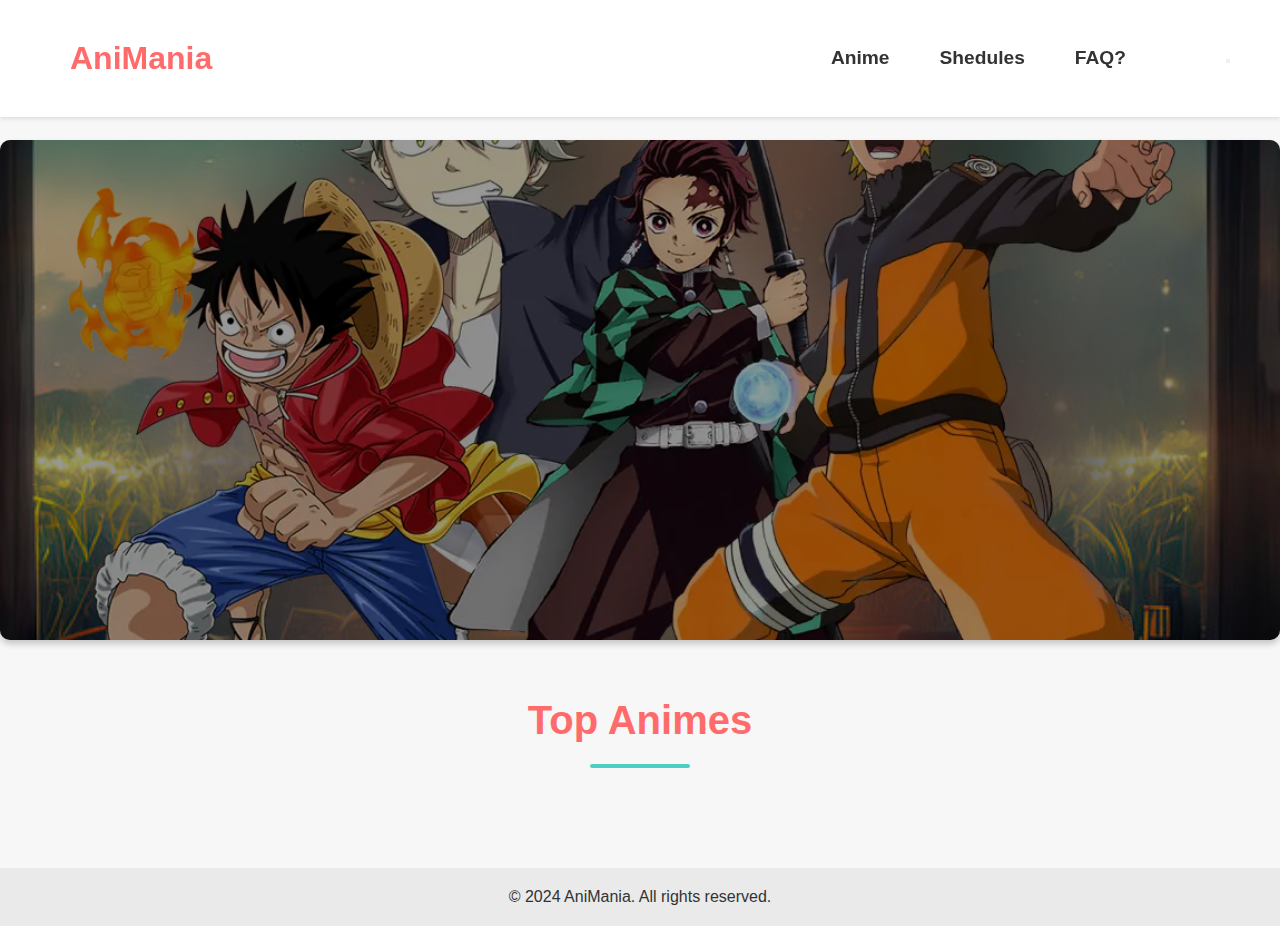
<file: index.html>
<!DOCTYPE html>
<html lang="en">

<head>
    <meta charset="UTF-8">
    <meta name="viewport" content="width=device-width, initial-scale=1.0">
    <link rel="stylesheet" href="./scss/index.css">
    <link rel="stylesheet" href="https://cdnjs.cloudflare.com/ajax/libs/font-awesome/6.5.2/css/all.min.css"
        integrity="sha512-SnH5WK+bZxgPHs44uWIX+LLJAJ9/2PkPKZ5QiAj6Ta86w+fsb2TkcmfRyVX3pBnMFcV7oQPJkl9QevSCWr3W6A=="
        crossorigin="anonymous" referrerpolicy="no-referrer" />
    <title>Animania</title>
    <link rel="icon" href="./img/download.png">
</head>

<body>
    <div class="top">
        <header>
            <a href="./index.html">
                <button class="main_page_button">
                    <h1 class="page_title">AniMania</h1>
                </button>
            </a>
        </header>

        <nav class="navigation">
            <a href="./anime.html">
                <h3>Anime</h3>
            </a>
            <a href="./shedules.html">
                <h3>Shedules</h3>
            </a>
            <a href="./faq.html">
                <h3>FAQ?</h3>
            </a>

            <p class="user-name">
                <i class="fa-solid fa-user"></i>
            </p>

            <p class="log-out">
                <button class="log-out-btn">
                    <i class="fa-solid fa-right-from-bracket"></i>
                </button>
            </p>
        </nav>
    </div>


    <div class="middleImg">
        <img src="./img/backgorund.webp" alt="main page middle backgorund img">
    </div>

    <h2 class="top_animes">Top Animes</h2>

    <div class="topAnimes">

    </div>

    <footer>
        <p>&copy; 2024 AniMania. All rights reserved.</p>
    </footer>

    <script src="./javaSkript/index.js"></script>
</body>

</html>
</file>
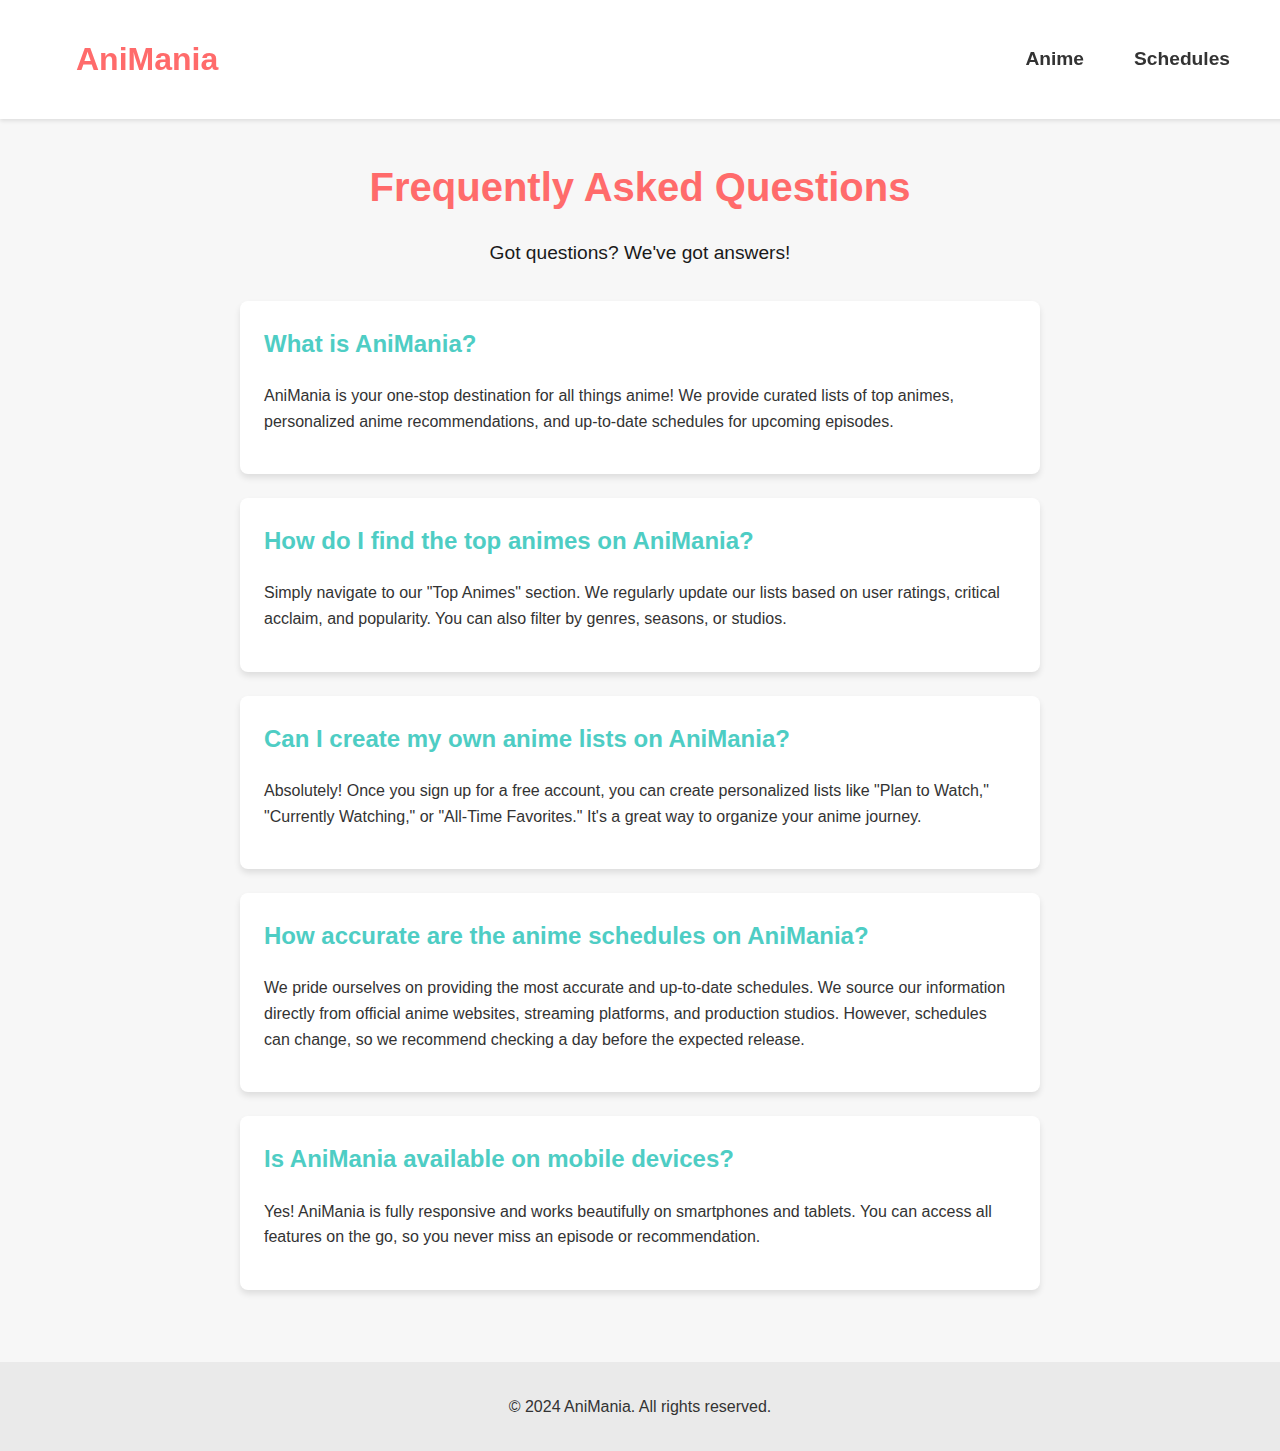
<file: faq.html>
<!DOCTYPE html>
<html lang="en">
<head>
    <meta charset="UTF-8">
    <meta name="viewport" content="width=device-width, initial-scale=1.0">
    <title>AniMania - FAQ</title>
    <link rel="stylesheet" href="./scss/faq.css">
    <link rel="icon" href="./img/download.png">
</head>
<body>
    <div class="top">
        <header>
            <a href="./index.html">
                <button class="main_page_button">
                    <h1 class="page_title">AniMania</h1>
                </button>
            </a>
        </header>

        <nav class="navigation">
            <a href="./anime.html">
                <h3>Anime</h3>
            </a>
            <a href="./shedules.html">
                <h3>Schedules</h3>
            </a>
            <!-- <a href="./faq.html">
                <h3>FAQ?</h3>
            </a> -->
        </nav>
    </div>

    <main>
        <section class="faq-container">
            <h1 class="faq-header">Frequently Asked Questions</h1>
            <p class="faq-subheader">Got questions? We've got answers!</p>

            <div class="faq-item">
                <h2 class="faq-question">What is AniMania?</h2>
                <p class="faq-answer">AniMania is your one-stop destination for all things anime! We provide curated lists of top animes, personalized anime recommendations, and up-to-date schedules for upcoming episodes.</p>
            </div>

            <div class="faq-item">
                <h2 class="faq-question">How do I find the top animes on AniMania?</h2>
                <p class="faq-answer">Simply navigate to our "Top Animes" section. We regularly update our lists based on user ratings, critical acclaim, and popularity. You can also filter by genres, seasons, or studios.</p>
            </div>

            <div class="faq-item">
                <h2 class="faq-question">Can I create my own anime lists on AniMania?</h2>
                <p class="faq-answer">Absolutely! Once you sign up for a free account, you can create personalized lists like "Plan to Watch," "Currently Watching," or "All-Time Favorites." It's a great way to organize your anime journey.</p>
            </div>

            <div class="faq-item">
                <h2 class="faq-question">How accurate are the anime schedules on AniMania?</h2>
                <p class="faq-answer">We pride ourselves on providing the most accurate and up-to-date schedules. We source our information directly from official anime websites, streaming platforms, and production studios. However, schedules can change, so we recommend checking a day before the expected release.</p>
            </div>

            <div class="faq-item">
                <h2 class="faq-question">Is AniMania available on mobile devices?</h2>
                <p class="faq-answer">Yes! AniMania is fully responsive and works beautifully on smartphones and tablets. You can access all features on the go, so you never miss an episode or recommendation.</p>
            </div>
        </section>
    </main>

    <footer>
        <p>&copy; 2024 AniMania. All rights reserved.</p>
    </footer>
</body>
</html>
</file>
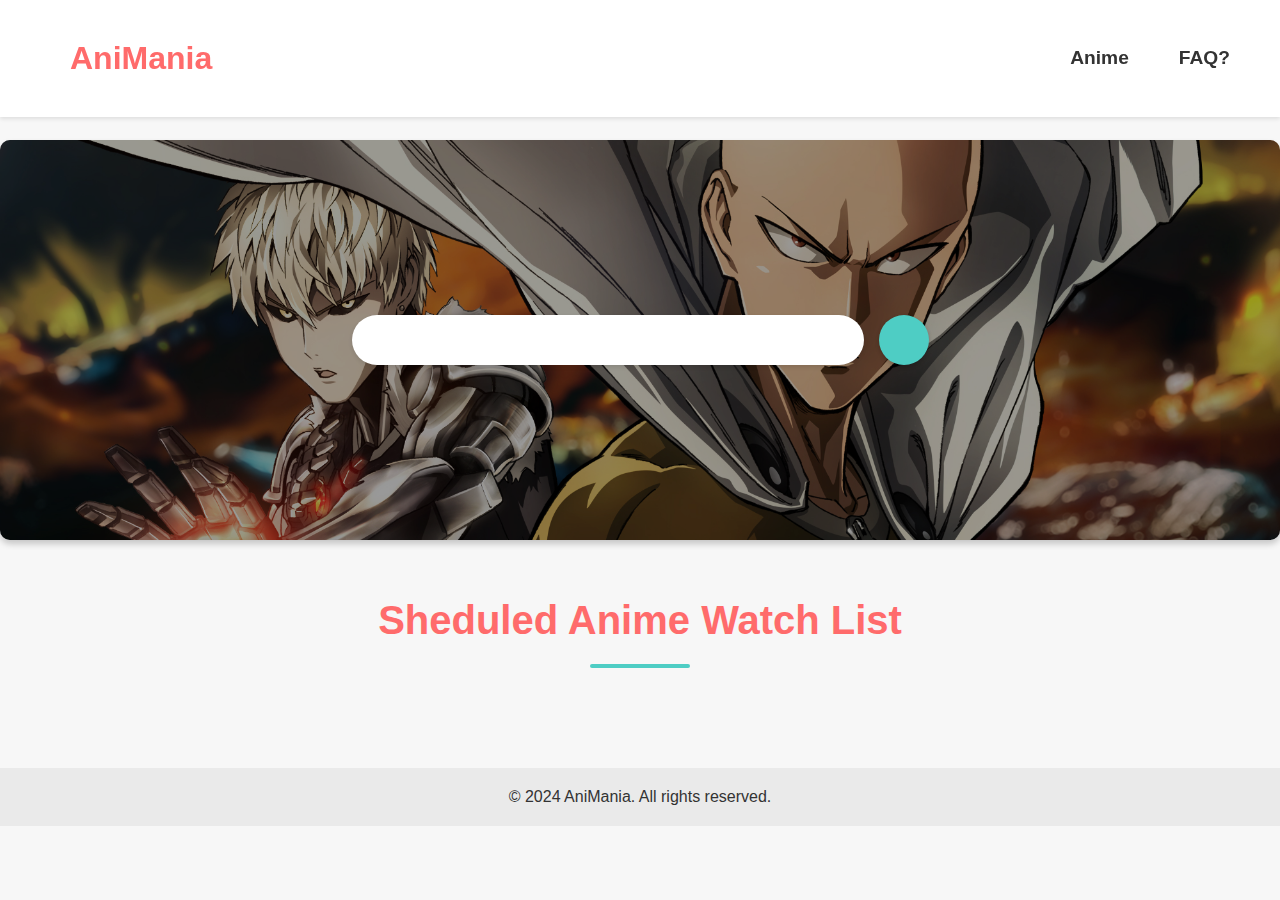
<file: shedules.html>
<!DOCTYPE html>
<html lang="en">

<head>
    <meta charset="UTF-8">
    <meta name="viewport" content="width=device-width, initial-scale=1.0">
    <link rel="stylesheet" href="./scss/shedule.css">
    <link rel="stylesheet" href="https://cdnjs.cloudflare.com/ajax/libs/font-awesome/6.5.2/css/all.min.css"
        integrity="sha512-SnH5WK+bZxgPHs44uWIX+LLJAJ9/2PkPKZ5QiAj6Ta86w+fsb2TkcmfRyVX3pBnMFcV7oQPJkl9QevSCWr3W6A=="
        crossorigin="anonymous" referrerpolicy="no-referrer" />
    <title>Animania</title>
    <link rel="icon" href="./img/download.png">
</head>

<body>
    <div class="top">
        <header>
            <a href="./index.html">
                <button class="main_page_button">
                    <h1 class="page_title">AniMania</h1>
                </button>
            </a>
        </header>

        <nav class="navigation">
            <a href="./anime.html">
                <h3>Anime</h3>
            </a>
            <a href="./faq.html">
                <h3>FAQ?</h3>
            </a>
        </nav>
    </div>

    <div class="searchZone">
        <input type="search" name="searchBar" id="searchBar">
        <button class="animeSearchButton"><i class="fa-solid fa-magnifying-glass search_icon"></i></button>
    </div>

    <h2 class="top_animes">Sheduled Anime Watch List</h2>

    <div class="topAnimes">

    </div>

    <footer>
        <p>&copy; 2024 AniMania. All rights reserved.</p>
    </footer>

    <script src="./javaSkript/shedules.js"></script>
</body>

</html>
</file>
<file: scss/index.css>
* {
  padding: 0;
  margin: 0;
  box-sizing: border-box;
}

body {
  font-family: "Arial", sans-serif;
  color: #333;
  background-color: #F7F7F7;
  line-height: 1.6;
  width: 100%;
  margin-top: 90px;
  display: flex;
  flex-direction: column;
  align-items: center;
  justify-content: flex-start;
}

.top {
  width: 100%;
  padding: 20px 50px;
  display: flex;
  flex-direction: row;
  align-items: center;
  justify-content: space-between;
  position: fixed;
  top: 0;
  left: 0;
  background-color: #fff;
  z-index: 1000;
  box-shadow: 0 2px 4px rgba(0, 0, 0, 0.1);
}
.top header .main_page_button {
  border: none;
  cursor: pointer;
  background: none;
}
.top header .main_page_button .page_title {
  padding: 20px;
  font-family: "Lucida Sans", "Lucida Sans Regular", "Lucida Grande", "Lucida Sans Unicode", Geneva, Verdana, sans-serif;
  text-align: center;
  color: #FF6B6B;
  font-size: 2rem;
  margin: 0;
}
.top .navigation {
  display: flex;
  flex-direction: row;
  gap: 50px;
}
.top .navigation a {
  text-decoration: none;
  color: #333;
  transition: color 0.3s ease-in-out;
}
.top .navigation a:hover {
  color: #4ECDC4;
}
.top .navigation a h3 {
  margin: 0;
  font-size: 1.2rem;
}

.middleImg {
  width: 100%;
  height: 500px;
  display: flex;
  justify-content: center;
  align-items: center;
  margin-top: 50px;
  background-image: url("/img/search_background.jpg");
  background-size: cover;
  background-position: center;
  background-repeat: no-repeat;
  position: relative;
  box-shadow: 0 4px 6px rgba(0, 0, 0, 0.2);
  border-radius: 10px;
  overflow: hidden;
}
.middleImg::before {
  content: "";
  position: absolute;
  top: 0;
  left: 0;
  width: 100%;
  height: 100%;
  background: rgba(0, 0, 0, 0.4);
  z-index: 1;
}
.middleImg img {
  width: 100%;
  height: 100%;
  -o-object-fit: cover;
     object-fit: cover;
  z-index: 0;
}

.top_animes {
  font-size: 2.5rem;
  color: #FF6B6B;
  margin-top: 3rem;
  text-align: center;
  position: relative;
  padding-bottom: 1rem;
}
.top_animes::after {
  content: "";
  position: absolute;
  bottom: 0;
  left: 50%;
  transform: translateX(-50%);
  width: 100px;
  height: 4px;
  background-color: #4ECDC4;
  border-radius: 2px;
}

.topAnimes {
  padding: 50px;
  display: grid;
  grid-template-columns: repeat(auto-fill, minmax(300px, 1fr));
  gap: 25px;
  max-width: 1400px;
  width: 100%;
  justify-items: center;
}

.card {
  background-color: #fff;
  border-radius: 10px;
  box-shadow: 0 4px 6px rgba(0, 0, 0, 0.1);
  padding: 20px;
  transition: transform 0.3s ease-in-out;
  width: 100%;
  max-width: 350px;
}
.card:hover {
  transform: translateY(-5px);
}
.card .titleParent {
  padding: 10px 0;
}
.card .titleParent h5 {
  font-size: 1.4rem;
  color: #4ECDC4;
  margin-bottom: 10px;
}
.card p {
  padding-bottom: 15px;
  line-height: 1.4;
}
.card .btn {
  border: none;
  border-radius: 10px;
  width: 120px;
  height: 50px;
  background-color: #007bff;
  color: #fff;
  font-size: 16px;
  cursor: pointer;
  transition: background-color 0.3s ease;
  display: flex;
  justify-content: center;
  align-items: center;
  text-decoration: none;
}
.card .btn:hover {
  background-color: #0056b3;
}

footer {
  text-align: center;
  width: 100%;
  padding: 1rem;
  background-color: #eaeaea;
}

@media screen and (max-width: 750px) {
  .top {
    padding: 10px 20px;
  }
  .top header .main_page_button .page_title {
    font-size: 1.5rem;
    padding: 10px;
  }
  .top .navigation {
    gap: 20px;
  }
  .top .navigation a h3 {
    font-size: 1rem;
  }
}
@media screen and (max-width: 500px) {
  .top {
    flex-direction: column;
  }
}/*# sourceMappingURL=index.css.map */
</file>
<file: scss/faq.css>
body {
  font-family: "Arial", sans-serif;
  color: #333;
  background-color: #F7F7F7;
  line-height: 1.6;
  padding: 0;
  margin: 0;
}

.top {
  width: 100%;
  padding: 20px 50px;
  display: flex;
  flex-direction: row;
  align-items: center;
  justify-content: space-between;
  position: fixed;
  top: 0;
  left: 0;
  background-color: #fff;
  z-index: 1000;
  box-shadow: 0 2px 4px rgba(0, 0, 0, 0.1);
}
.top header {
  width: 20%;
}
.top header .main_page_button {
  border: none;
  cursor: pointer;
  background: none;
}
.top header .main_page_button .page_title {
  padding: 20px;
  font-family: "Lucida Sans", "Lucida Sans Regular", "Lucida Grande", "Lucida Sans Unicode", Geneva, Verdana, sans-serif;
  text-align: center;
  color: #FF6B6B;
  font-size: 2rem;
  margin: 0;
}
.top .navigation {
  width: 80%;
  display: flex;
  flex-direction: row;
  gap: 50px;
  justify-content: end;
  margin-right: 100px;
}
.top .navigation a {
  text-decoration: none;
  color: #333;
  transition: color 0.3s ease-in-out;
}
.top .navigation a:hover {
  color: #4ECDC4;
}
.top .navigation a h3 {
  margin: 0;
  font-size: 1.2rem;
}

.faq-container {
  max-width: 800px;
  margin: 7rem auto 2rem;
  padding: 1rem;
}
.faq-container .faq-header {
  color: #FF6B6B;
  text-align: center;
  font-size: 2.5rem;
  margin-bottom: 0.5rem;
}
.faq-container .faq-subheader {
  color: #1a1a1a;
  text-align: center;
  font-size: 1.2rem;
  margin-bottom: 2rem;
}

.faq-item {
  background-color: white;
  border-radius: 8px;
  box-shadow: 0 4px 6px rgba(0, 0, 0, 0.1);
  margin-bottom: 1.5rem;
  padding: 1.5rem;
  transition: transform 0.3s ease-in-out;
}
.faq-item:hover {
  transform: translateY(-5px);
}
.faq-item h2 {
  color: #4ECDC4;
  margin-top: 0;
}

footer {
  text-align: center;
  padding: 1rem;
  background-color: #eaeaea;
}

.faq-item {
  animation: slideIn 0.5s ease-out;
}

@keyframes slideIn {
  from {
    opacity: 0;
    transform: translateY(50px);
  }
  to {
    opacity: 1;
    transform: translateY(0);
  }
}
@media screen and (max-width: 500px) {
  .top {
    flex-direction: column;
    align-items: center;
    padding: 10px 20px;
  }
  .top header {
    width: 100%;
    margin-bottom: 15px;
  }
  .top header .main_page_button {
    width: 100%;
  }
  .top header .main_page_button .page_title {
    font-size: 1.8rem;
    padding: 10px;
  }
  .top .navigation {
    width: 100%;
    flex-direction: column;
    align-items: center;
    gap: 20px;
    margin-right: 0;
  }
  .top .navigation a h3 {
    font-size: 1.1rem;
  }
  .faq-container {
    padding-top: 150px;
  }
}/*# sourceMappingURL=faq.css.map */
</file>
<file: scss/shedule.css>
* {
  padding: 0;
  margin: 0;
  box-sizing: border-box;
}

body {
  font-family: "Arial", sans-serif;
  color: #333;
  background-color: #F7F7F7;
  line-height: 1.6;
  width: 100%;
  margin-top: 90px;
  display: flex;
  flex-direction: column;
  align-items: center;
  justify-content: flex-start;
}

.top {
  width: 100%;
  padding: 20px 50px;
  display: flex;
  flex-direction: row;
  align-items: center;
  justify-content: space-between;
  position: fixed;
  top: 0;
  left: 0;
  background-color: #fff;
  z-index: 1000;
  box-shadow: 0 2px 4px rgba(0, 0, 0, 0.1);
}
.top header .main_page_button {
  border: none;
  cursor: pointer;
  background: none;
}
.top header .main_page_button .page_title {
  padding: 20px;
  font-family: "Lucida Sans", "Lucida Sans Regular", "Lucida Grande", "Lucida Sans Unicode", Geneva, Verdana, sans-serif;
  text-align: center;
  color: #FF6B6B;
  font-size: 2rem;
  margin: 0;
}
.top .navigation {
  display: flex;
  flex-direction: row;
  gap: 50px;
}
.top .navigation a {
  text-decoration: none;
  color: #333;
  transition: color 0.3s ease-in-out;
}
.top .navigation a:hover {
  color: #4ECDC4;
}
.top .navigation a h3 {
  margin: 0;
  font-size: 1.2rem;
}

.searchZone {
  width: 100%;
  height: 400px;
  display: flex;
  justify-content: center;
  align-items: center;
  margin-top: 50px;
  background-image: url("../img/saitama3.jpg");
  background-size: cover;
  background-position: center;
  background-repeat: no-repeat;
  position: relative;
  box-shadow: 0 4px 6px rgba(0, 0, 0, 0.2);
  border-radius: 10px;
  overflow: hidden;
}
.searchZone::before {
  content: "";
  position: absolute;
  top: 0;
  left: 0;
  width: 100%;
  height: 100%;
  background: rgba(0, 0, 0, 0.4);
  z-index: 1;
}
.searchZone #searchBar {
  width: 40%;
  height: 50px;
  border-radius: 25px;
  padding: 0 20px;
  border: none;
  font-size: 1rem;
  box-shadow: 0 2px 4px rgba(0, 0, 0, 0.1);
  z-index: 2;
}
.searchZone .animeSearchButton {
  height: 50px;
  border: none;
  background-color: #4ECDC4;
  cursor: pointer;
  margin-left: 15px;
  display: flex;
  align-items: center;
  justify-content: center;
  border-radius: 50%;
  width: 50px;
  box-shadow: 0 2px 4px rgba(0, 0, 0, 0.2);
  z-index: 2;
  transition: background-color 0.3s ease;
}
.searchZone .animeSearchButton .search_icon {
  font-size: 20px;
  color: #fff;
}
.searchZone .animeSearchButton:hover {
  background-color: #33b5ac;
}

.top_animes {
  font-size: 2.5rem;
  color: #FF6B6B;
  margin-top: 3rem;
  text-align: center;
  position: relative;
  padding-bottom: 1rem;
}
.top_animes::after {
  content: "";
  position: absolute;
  bottom: 0;
  left: 50%;
  transform: translateX(-50%);
  width: 100px;
  height: 4px;
  background-color: #4ECDC4;
  border-radius: 2px;
}

.topAnimes {
  padding: 50px;
  display: grid;
  grid-template-columns: repeat(auto-fill, minmax(300px, 1fr));
  gap: 25px;
  max-width: 1400px;
  width: 100%;
  justify-items: center;
}

.card {
  background-color: #fff;
  border-radius: 10px;
  box-shadow: 0 4px 6px rgba(0, 0, 0, 0.1);
  padding: 20px;
  transition: transform 0.3s ease-in-out;
  width: 100%;
  max-width: 350px;
}
.card:hover {
  transform: translateY(-5px);
}
.card .titleParent {
  padding: 10px 0;
}
.card .titleParent h5 {
  font-size: 1.4rem;
  color: #4ECDC4;
  margin-bottom: 10px;
}
.card p {
  padding-bottom: 15px;
  line-height: 1.4;
}
.card .btn {
  border: none;
  border-radius: 10px;
  width: 120px;
  height: 50px;
  background-color: #007bff;
  color: #fff;
  font-size: 16px;
  cursor: pointer;
  transition: background-color 0.3s ease;
  display: flex;
  justify-content: center;
  align-items: center;
  text-decoration: none;
}
.card .btn:hover {
  background-color: #0056b3;
}

.imgParent {
  display: flex;
  align-items: center;
  height: 100px;
  overflow: hidden;
}

.loading, .no-results {
  font-size: 1.2rem;
  font-weight: bold;
  text-align: center;
  color: #666;
  padding: 20px;
  margin-top: 2rem;
  background-color: #fff;
  border-radius: 10px;
  box-shadow: 0 4px 6px rgba(0, 0, 0, 0.1);
  animation: fadeIn 0.5s ease-in-out;
}

footer {
  text-align: center;
  width: 100%;
  padding: 1rem;
  background-color: #eaeaea;
}

@keyframes fadeIn {
  from {
    opacity: 0;
  }
  to {
    opacity: 1;
  }
}
@media screen and (max-width: 600px) {
  .top {
    padding: 10px 20px;
  }
  .top header .main_page_button .page_title {
    font-size: 1.5rem;
    padding: 10px;
  }
  .top .navigation {
    gap: 20px;
  }
  .top .navigation a h3 {
    font-size: 1rem;
  }
}
@media screen and (max-width: 500px) {
  .top {
    flex-direction: column;
  }
}/*# sourceMappingURL=shedule.css.map */
</file>
